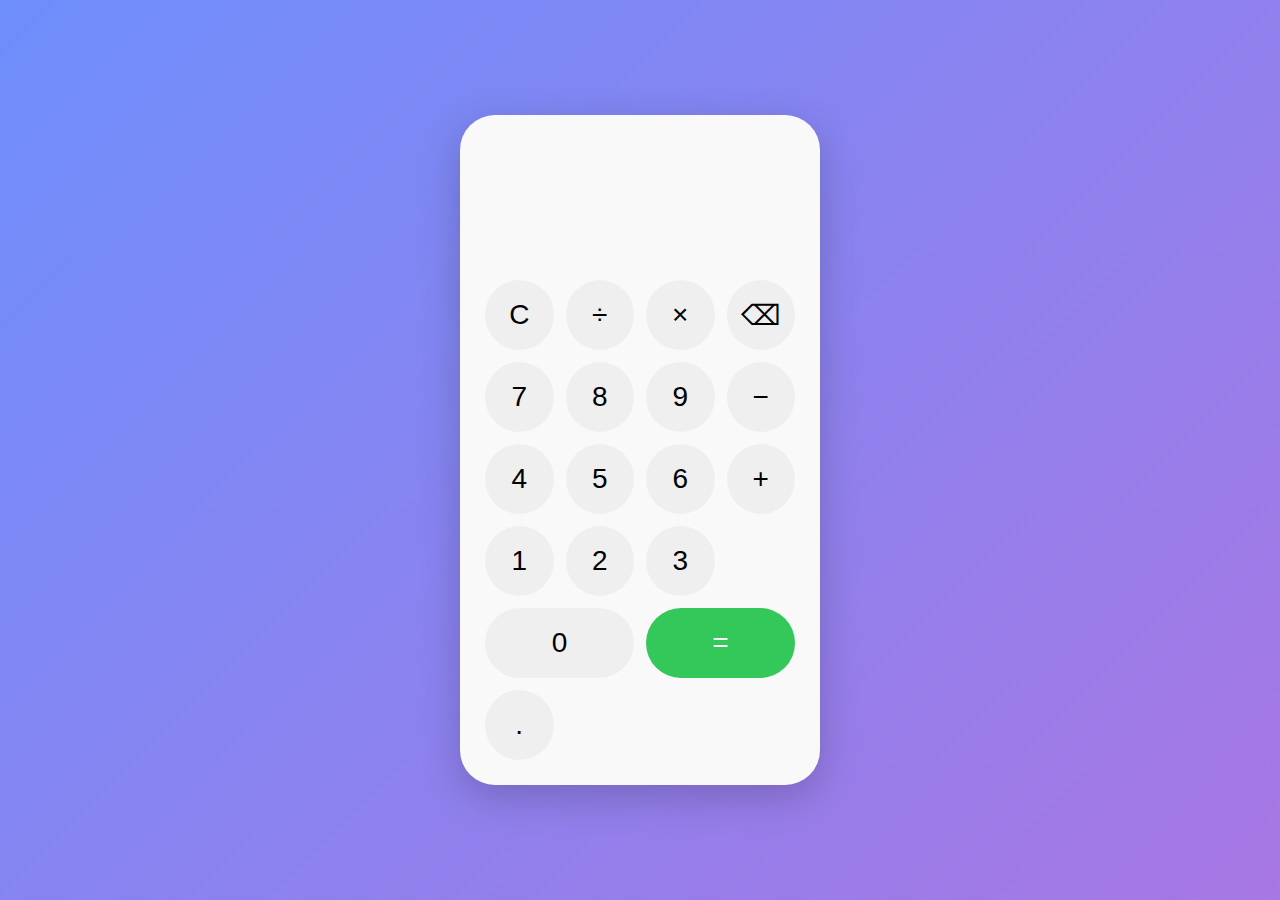
<file: calculator/index.html>
<!DOCTYPE html>
<html lang="en">
<head>
  <meta charset="UTF-8">
  <meta name="viewport" content="width=device-width, initial-scale=1.0">
  <title>Simple Calculator</title>
  <link rel="stylesheet" href="styles.css">
</head>
<body>
  <div class="calculator">
    <input type="text" id="display" disabled />
    <div class="buttons">
      <button onclick="clearDisplay()">C</button>
      <button onclick="appendToDisplay('/')">÷</button>
      <button onclick="appendToDisplay('*')">×</button>
      <button onclick="deleteLast()">⌫</button>

      <button onclick="appendToDisplay('7')">7</button>
      <button onclick="appendToDisplay('8')">8</button>
      <button onclick="appendToDisplay('9')">9</button>
      <button onclick="appendToDisplay('-')">−</button>

      <button onclick="appendToDisplay('4')">4</button>
      <button onclick="appendToDisplay('5')">5</button>
      <button onclick="appendToDisplay('6')">6</button>
      <button onclick="appendToDisplay('+')">+</button>

      <button onclick="appendToDisplay('1')">1</button>
      <button onclick="appendToDisplay('2')">2</button>
      <button onclick="appendToDisplay('3')">3</button>
      
      <button onclick="appendToDisplay('0')" class="zero">0</button>
      <button class="equal" onclick="calculate()">=</button>
      <button onclick="appendToDisplay('.')">.</button>
    </div>
  </div>
  <script src="script.js"></script>
</body>
</html>
</file>
<file: calculator/styles.css>
* {
    margin: 0;
    padding: 0;
    box-sizing: border-box;
  }
  
  body {
    display: flex;
    justify-content: center;
    align-items: center;
    height: 100vh;
    background: linear-gradient(135deg, #6e8efb, #a777e3); /* Sleek gradient background */
    font-family: -apple-system, BlinkMacSystemFont, "Segoe UI", Roboto, Arial, sans-serif;
  }
  
  .calculator {
    width: 360px; /* Increased width for better balance */
    background: #f9f9f9;
    border-radius: 35px; /* Slightly larger radius for smoother edges */
    box-shadow: 0 12px 40px rgba(0, 0, 0, 0.2);
    overflow: hidden;
  }
  
  #display {
    width: 100%;
    height: 140px; /* Increased height for better readability */
    text-align: right;
    font-size: 56px; /* Larger font size */
    padding: 25px;
    border: none;
    background: transparent;
    color: #333;
    outline: none;
    overflow: hidden;
    white-space: nowrap;
    text-overflow: ellipsis;
    position: relative; /* Required for positioning the cursor */
  }
  
  #display::after {
    content: '|'; /* The cursor character */
    position: absolute;
    right: 25px; /* Adjust based on padding */
    top: 50%;
    transform: translateY(-50%);
    font-size: 56px; /* Match the display font size */
    color: #333; /* Cursor color */
    animation: blink 1s step-end infinite; /* Blinking animation with step-end for sharp transitions */
  }
  
  /* Blink Animation */
  @keyframes blink {
    0%, 100% {
      opacity: 1; /* Fully visible */
    }
    50% {
      opacity: 0; /* Fully transparent */
    }
  }
  
  .buttons {
    display: grid;
    grid-template-columns: repeat(4, 1fr);
    gap: 12px; /* Slightly increased spacing between buttons */
    padding: 25px;
  }
  
  button {
    height: 70px; /* Increased button size */
    font-size: 28px; /* Larger font size for buttons */
    border: none;
    border-radius: 50%;
    cursor: pointer;
    transition: background-color 0.2s ease, transform 0.2s ease;
    display: flex;
    justify-content: center;
    align-items: center;
  }
  
  button:hover {
    transform: scale(1.05);
  }
  
  button:active {
    transform: scale(0.95);
  }
  
  /* Button Colors */
  button.zero {
    grid-column: span 2;
    border-radius: 35px; /* Rounded rectangle for zero button */
  }
  
  button.operator {
    background-color: #ff9500; /* Orange for operators */
    color: white;
  }
  
  button.operator:hover {
    background-color: #e68a00;
  }
  
  button.equal {
    grid-column: span 2;
    background-color: #34c759; /* Green for equals */
    color: white;
    border-radius: 35px;
  }
  
  button.equal:hover {
    background-color: #2da94f;
  }
  
  button.number {
    background-color: #ebebeb; /* Light gray for numbers */
    color: #333;
  }
  
  button.number:hover {
    background-color: #dcdcdc;
  }
  
  button.action {
    background-color: #d0d0d0; /* Slightly darker gray for actions */
    color: #333;
  }
  
  button.action:hover {
    background-color: #c0c0c0;
  }
</file>
